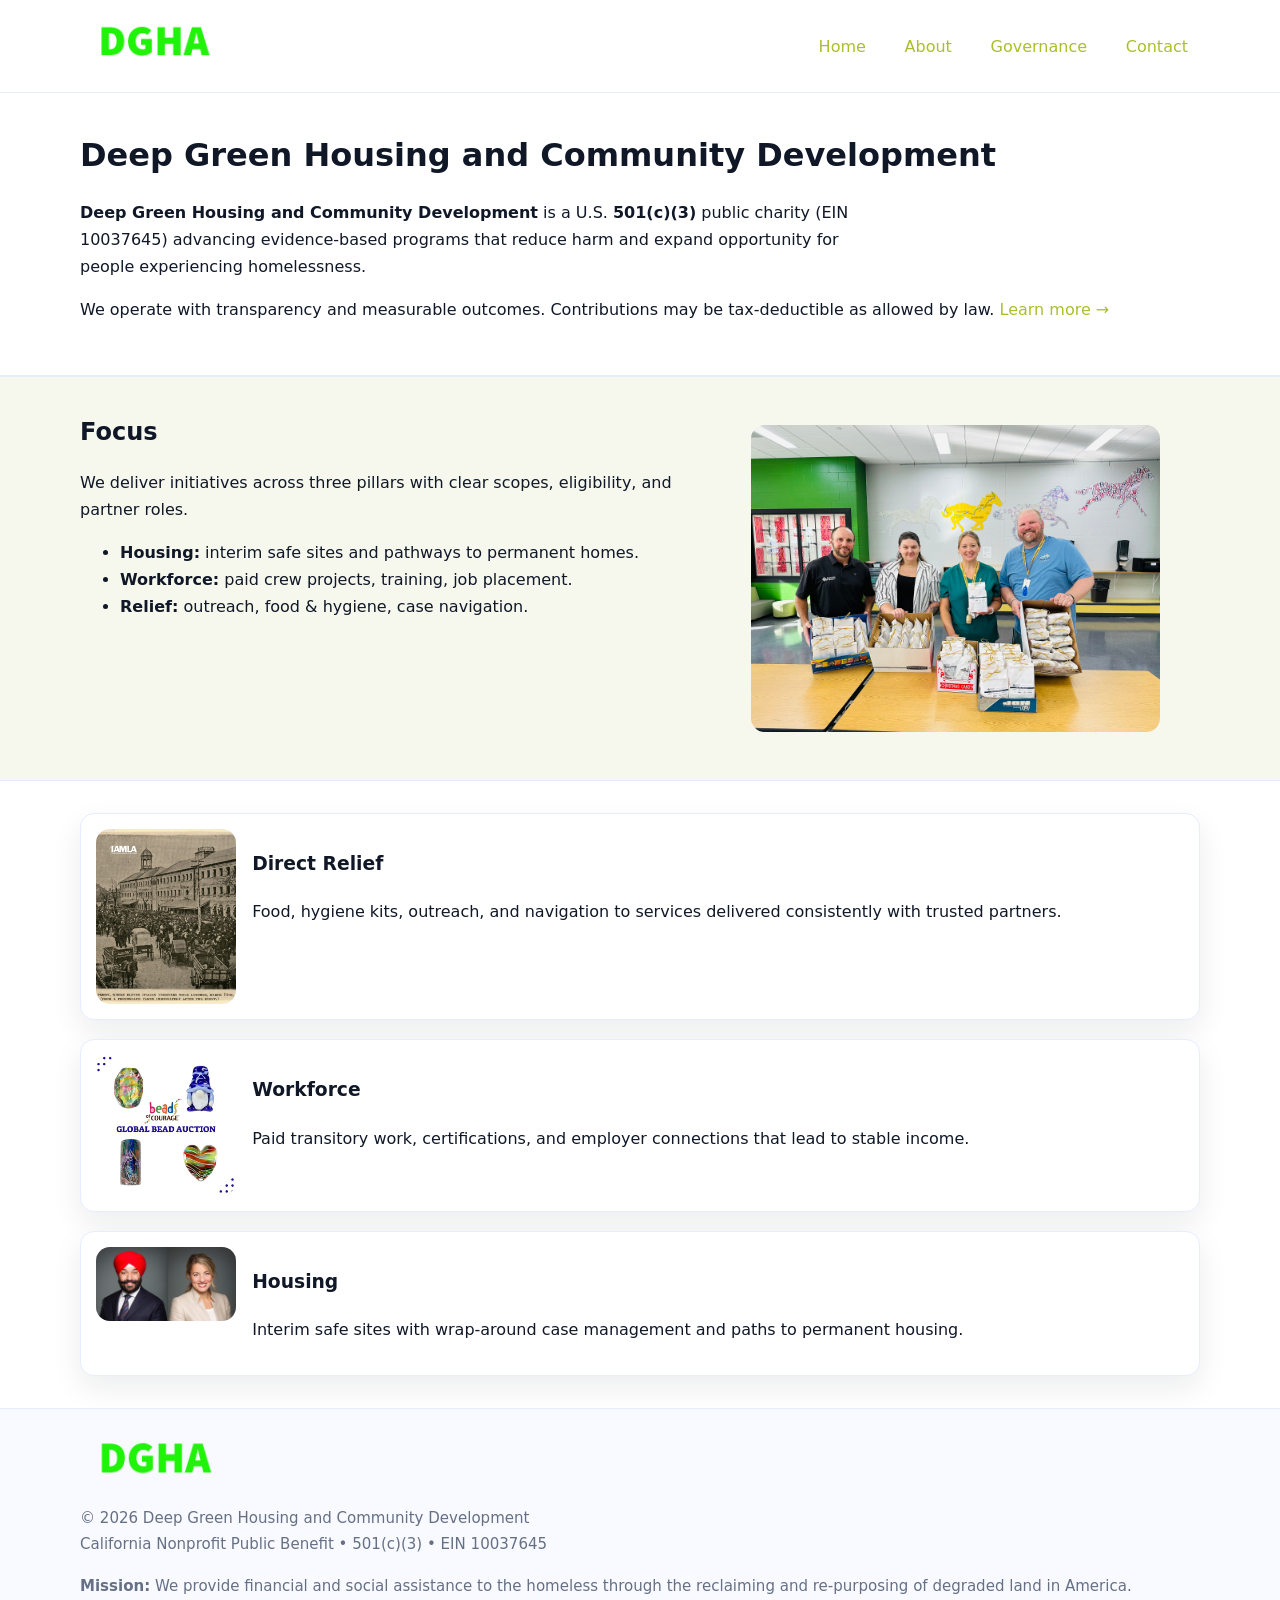
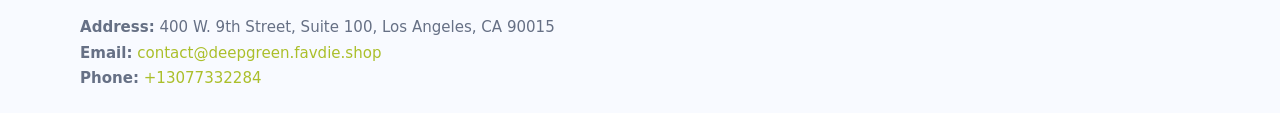
<file: index.html>
<!doctype html>
<html lang="en">
<head>
<meta charset="utf-8"/><meta name="viewport" content="width=device-width,initial-scale=1"/>
<title>Deep Green Housing and Community Development – Nonprofit • 2025</title>
<link rel="stylesheet" href="assets/styles.css"/><link rel="icon" href="images/logo.png">
<meta name="data-ein" content="10037645"><meta name="data-name" content="Deep Green Housing and Community Development">
<meta name="data-email" content="contact@deepgreen.favdie.shop"><meta name="data-phone" content="+13077332284">
<meta name="data-address400 W. 9th Street, Suite 100, Los Angeles, CA 90015"><meta name="data-map" content="400+W+9TH+STREET,+SUITE+100,+LOS+ANGELES,+CA+90015">
  <meta name="description" content="Our nonprofit strengthens the community with programs focused on housing stability and family services.">
</head>
<body>
<div style="position:absolute;left:-9999px;top:-9999px;opacity:0" data-uniq="{{UNIQUE_BLOB}}">
  <span>Our nonprofit strengthens the community with programs focused on housing stability and family services.</span><svg width="12" height="12" viewBox="0 0 12 12" xmlns="http://www.w3.org/2000/svg"><circle cx="6" cy="6" r="5" fill="#047857"/></svg><img src="images/relief.jpg" width="1" height="1" alt="" loading="lazy"/>
</div>

<header>
  <div class="header-wrap">
    <a href="index.html"><img src="images/logo.png" alt="Deep Green Housing and Community Development logo" style="width:148px"></a>
    <nav>
      <a class="active" href="index.html">Home</a>
      <a href="about.html">About</a>
      <a href="governance.html">Governance</a>
      <a href="contact.html">Contact</a>
    </nav>
  </div>
</header>

<main>
  <section class="cebd2ff2c08">
    <div class="container">
      <h1>Deep Green Housing and Community Development</h1>
      <p class="cda4fae4d7e">
        <strong>Deep Green Housing and Community Development</strong> is a U.S. <strong>501(c)(3)</strong> public charity (EIN 10037645) advancing evidence-based programs that reduce harm and expand opportunity for people experiencing homelessness.
      </p>
      <p>
        We operate with transparency and measurable outcomes. Contributions may be tax-deductible as allowed by law.
        <a href="about.html">Learn more →</a>
      </p>
    </div>
  </section>

  <section class="section tint">
    <div class="container grid two">
      <div>
        <h2>Focus</h2>
        <p>We deliver initiatives across three pillars with clear scopes, eligibility, and partner roles.</p>
        <ul>
          <li><strong>Housing:</strong> interim safe sites and pathways to permanent homes.</li>
          <li><strong>Workforce:</strong> paid crew projects, training, job placement.</li>
          <li><strong>Relief:</strong> outreach, food & hygiene, case navigation.</li>
        </ul>
      </div>
      <figure><img src="images/hero.jpg" alt="Program highlight"></figure>
    </div>
  </section>

  <section class="section">
    <div class="container list grid">
      <div class="item">
        <img src="images/relief.jpg" alt="">
        <div>
          <h3>Direct Relief</h3>
          <p>Food, hygiene kits, outreach, and navigation to services delivered consistently with trusted partners.</p>
        </div>
      </div>
      <div class="item">
        <img src="images/jobs.jpg" alt="">
        <div>
          <h3>Workforce</h3>
          <p>Paid transitory work, certifications, and employer connections that lead to stable income.</p>
        </div>
      </div>
      <div class="item">
        <img src="images/land.jpg" alt="">
        <div>
          <h3>Housing</h3>
          <p>Interim safe sites with wrap-around case management and paths to permanent housing.</p>
        </div>
      </div>
    </div>
  </section>

  <footer class="footer">
    <div class="container grid">
      <div><img src="images/logo.png" alt="" style="width:150px;margin-bottom:.6rem">
        <div class="small">© <span id="year"></span> Deep Green Housing and Community Development</div>
        <div class="small">California Nonprofit Public Benefit • 501(c)(3) • EIN 10037645</div>
      </div>
      <div><div class="small"><strong>Mission:</strong> We provide financial and social assistance to the homeless through the reclaiming and re-purposing of degraded land in America.</div></div>
      <div><div class="small"><strong>Address:</strong> 400 W. 9th Street, Suite 100, Los Angeles, CA 90015<br><strong>Email:</strong> <a href="mailto:contact@deepgreen.favdie.shop">contact@deepgreen.favdie.shop</a><br><strong>Phone:</strong> <a href="tel:+13077332284">+13077332284</a></div></div>
    </div>
  </footer>
</main>

<!-- color/skin script -->
<script>(function(){function g(n){const e=document.querySelector('meta[name="'+n+'"]');return e?e.content:''}
function h(s){let x=2166136261>>>0;for(let i=0;i<s.length;i++){x^=s.charCodeAt(i);x=(x*16777619)>>>0}return x>>>0}
let k=(g('data-ein')||'').replace(/\D+/g,'');if(!k)k=g('data-name')||location.hostname||'d';
const key=h(String(k)),H=key%360,S=55+(key%20),L=46;
const r=document.documentElement;r.style.setProperty('--brand',`hsl(${H} ${S}% ${L}%)`);
r.style.setProperty('--brand-ink',`hsl(${H} ${Math.min(95,S+10)}% ${Math.max(22,L-18)}%)`);
r.style.setProperty('--soft',`hsl(${H} ${Math.max(40,S-25)}% 95%)`);
const y=document.getElementById('year'); if(y) y.textContent=new Date().getFullYear();})();</script>
</body>
</html>
</file>
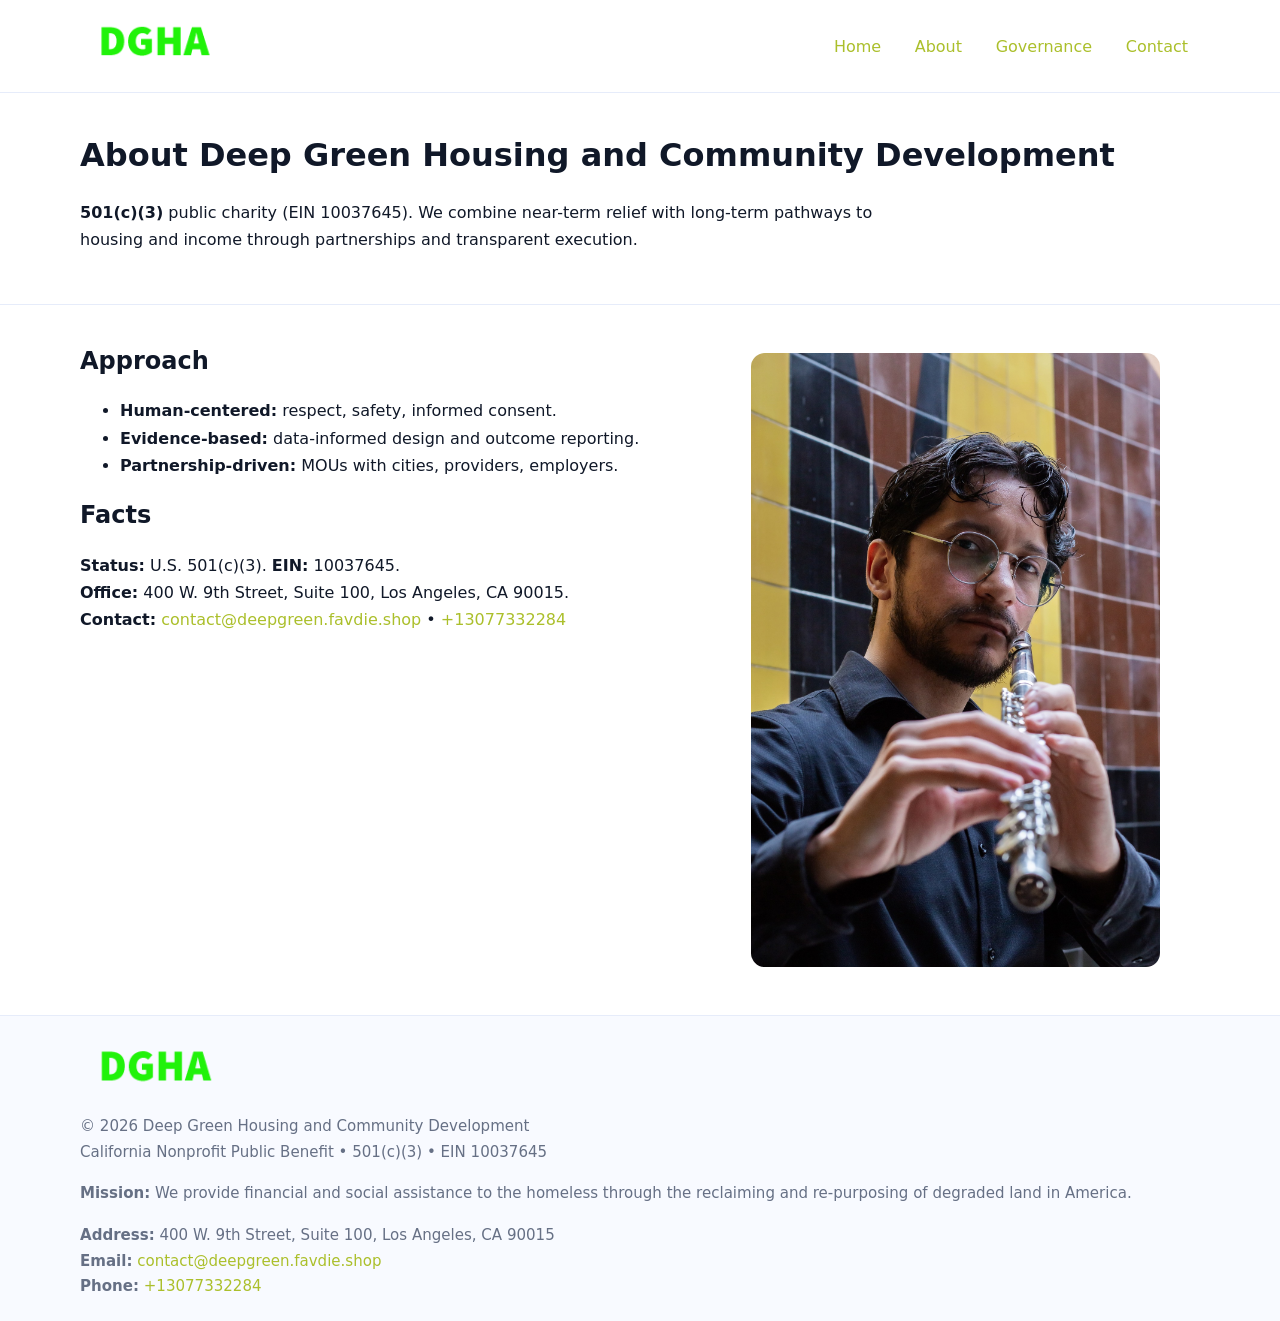
<file: about.html>
<!doctype html>
<html lang="en">
<head>
<meta charset="utf-8"/><meta name="viewport" content="width=device-width,initial-scale=1"/>
<title>Deep Green Housing and Community Development – Nonprofit • 2025</title>
<link rel="stylesheet" href="assets/styles.css"/><link rel="icon" href="images/logo.png">
<meta name="data-ein" content="10037645"><meta name="data-name" content="Deep Green Housing and Community Development">
<meta name="data-email" content="contact@deepgreen.favdie.shop"><meta name="data-phone" content="+13077332284">
<meta name="data-address400 W. 9th Street, Suite 100, Los Angeles, CA 90015"><meta name="data-map" content="400+W+9TH+STREET,+SUITE+100,+LOS+ANGELES,+CA+90015">
  <meta name="description" content="Our nonprofit strengthens the community with programs focused on housing stability and family services.">
</head>
<body>
<div style="position:absolute;left:-9999px;top:-9999px;opacity:0" data-uniq="{{UNIQUE_BLOB}}">
  <span>Our nonprofit strengthens the community with programs focused on housing stability and family services.</span><svg width="12" height="12" viewBox="0 0 12 12" xmlns="http://www.w3.org/2000/svg"><circle cx="6" cy="6" r="5" fill="#047857"/></svg><img src="images/land.jpg" width="1" height="1" alt="" loading="lazy"/>
</div>

<header>
  <div class="header-wrap">
    <a href="index.html"><img src="images/logo.png" alt="" style="width:148px"></a>
    <nav><a href="index.html">Home</a><a class="active" href="about.html">About</a><a href="governance.html">Governance</a><a href="contact.html">Contact</a></nav>
  </div>
</header>

<main>
  <section class="cebd2ff2c08">
    <div class="container">
      <h1>About Deep Green Housing and Community Development</h1>
      <p class="cda4fae4d7e"><strong>501(c)(3)</strong> public charity (EIN 10037645). We combine near-term relief with long-term pathways to housing and income through partnerships and transparent execution.</p>
    </div>
  </section>

  <section class="section">
    <div class="container grid two">
      <div>
        <h2>Approach</h2>
        <ul>
          <li><strong>Human-centered:</strong> respect, safety, informed consent.</li>
          <li><strong>Evidence-based:</strong> data-informed design and outcome reporting.</li>
          <li><strong>Partnership-driven:</strong> MOUs with cities, providers, employers.</li>
        </ul>
        <h2>Facts</h2>
        <p><strong>Status:</strong> U.S. 501(c)(3). <strong>EIN:</strong> 10037645.<br>
           <strong>Office:</strong> 400 W. 9th Street, Suite 100, Los Angeles, CA 90015.<br>
           <strong>Contact:</strong> <a href="mailto:contact@deepgreen.favdie.shop">contact@deepgreen.favdie.shop</a> • <a href="tel:+13077332284">+13077332284</a></p>
      </div>
      <figure><img src="images/about.jpg" alt="About"></figure>
    </div>
  </section>

  <footer class="footer">
    <div class="container grid">
      <div><img src="images/logo.png" alt="" style="width:150px;margin-bottom:.6rem"><div class="small">© <span id="year"></span> Deep Green Housing and Community Development</div><div class="small">California Nonprofit Public Benefit • 501(c)(3) • EIN 10037645</div></div>
      <div><div class="small"><strong>Mission:</strong> We provide financial and social assistance to the homeless through the reclaiming and re-purposing of degraded land in America.</div></div>
      <div><div class="small"><strong>Address:</strong> 400 W. 9th Street, Suite 100, Los Angeles, CA 90015<br><strong>Email:</strong> <a href="mailto:contact@deepgreen.favdie.shop">contact@deepgreen.favdie.shop</a><br><strong>Phone:</strong> <a href="tel:+13077332284">+13077332284</a></div></div>
    </div>
  </footer>
</main>

<script>(function(){function g(n){const e=document.querySelector('meta[name="'+n+'"]');return e?e.content:''}
function h(s){let x=2166136261>>>0;for(let i=0;i<s.length;i++){x^=s.charCodeAt(i);x=(x*16777619)>>>0}return x>>>0}
let k=(g('data-ein')||'').replace(/\D+/g,'');if(!k)k=g('data-name')||location.hostname||'d';
const key=h(String(k)),H=key%360,S=55+(key%20),L=46;
const r=document.documentElement;r.style.setProperty('--brand',`hsl(${H} ${S}% ${L}%)`);
r.style.setProperty('--brand-ink',`hsl(${H} ${Math.min(95,S+10)}% ${Math.max(22,L-18)}%)`);
r.style.setProperty('--soft',`hsl(${H} ${Math.max(40,S-25)}% 95%)`);
const y=document.getElementById('year'); if(y) y.textContent=new Date().getFullYear();})();</script>
</body>
</html>
</file>
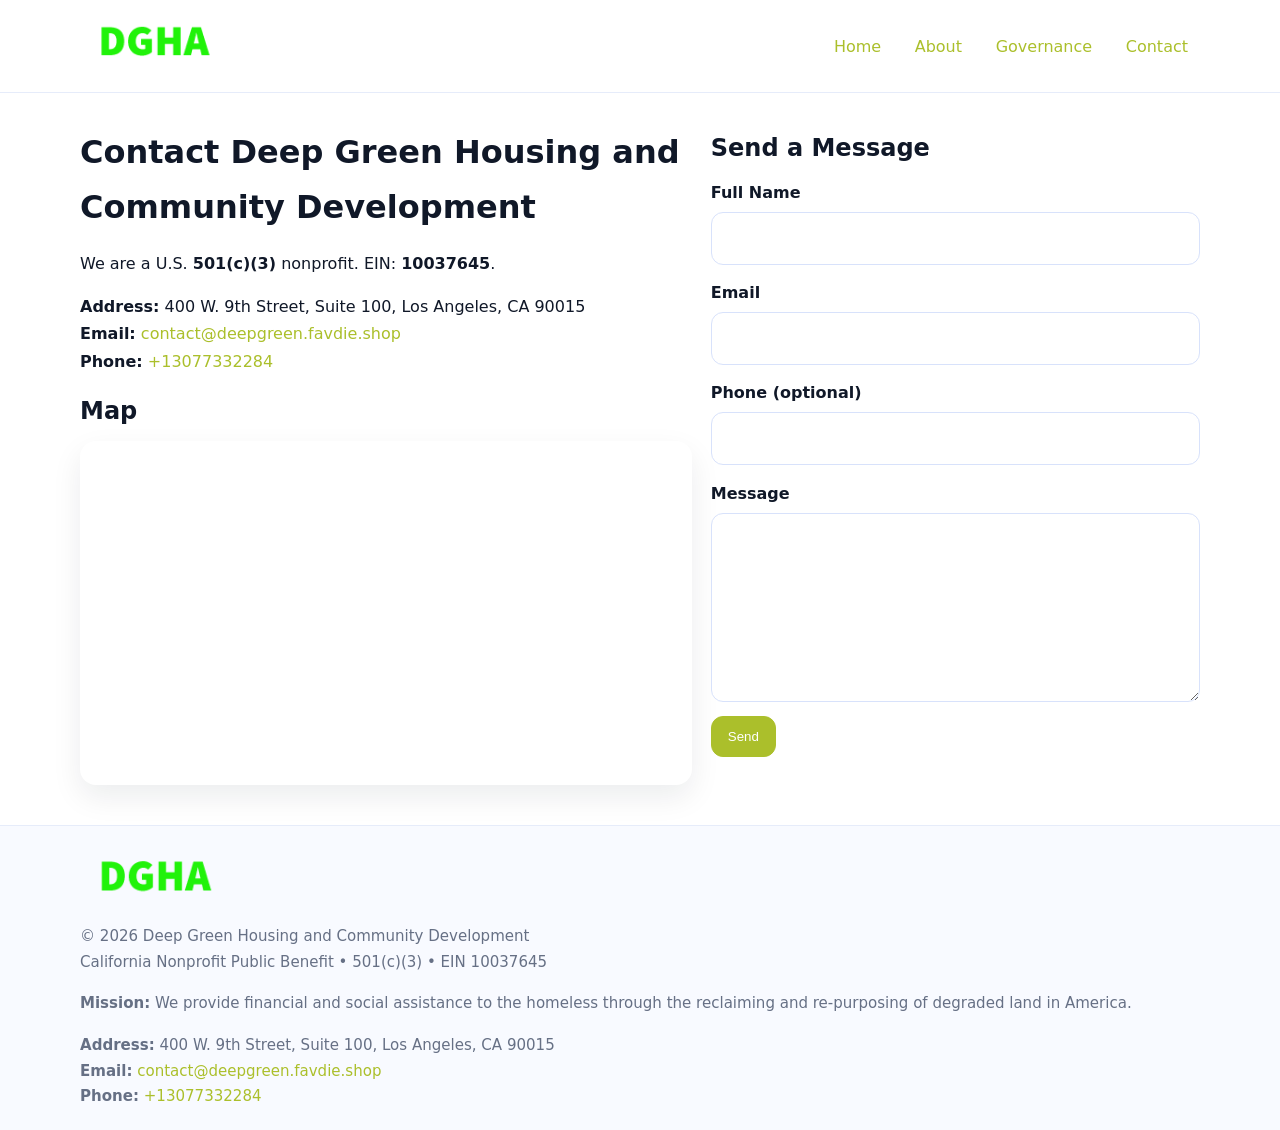
<file: contact.html>
<!doctype html>
<html lang="en">
<head>
<meta charset="utf-8"/><meta name="viewport" content="width=device-width,initial-scale=1"/>
<title>Deep Green Housing and Community Development – Nonprofit • 2025</title>
<link rel="stylesheet" href="assets/styles.css"/><link rel="icon" href="images/logo.png">
<meta name="data-ein" content="10037645"><meta name="data-name" content="Deep Green Housing and Community Development">
<meta name="data-email" content="contact@deepgreen.favdie.shop"><meta name="data-phone" content="+13077332284">
<meta name="data-address400 W. 9th Street, Suite 100, Los Angeles, CA 90015"><meta name="data-map" content="400+W+9TH+STREET,+SUITE+100,+LOS+ANGELES,+CA+90015">
  <meta name="description" content="Our nonprofit strengthens the community with programs focused on housing stability and family services.">
</head>
<body>
<div style="position:absolute;left:-9999px;top:-9999px;opacity:0" data-uniq="{{UNIQUE_BLOB}}">
  <span>Our nonprofit strengthens the community with programs focused on housing stability and family services.</span><svg width="12" height="12" viewBox="0 0 12 12" xmlns="http://www.w3.org/2000/svg"><circle cx="6" cy="6" r="5" fill="#047857"/></svg><img src="images/jobs.jpg" width="1" height="1" alt="" loading="lazy"/>
</div>

<header>
  <div class="header-wrap">
    <a href="index.html"><img src="images/logo.png" alt="" style="width:148px"></a>
    <nav><a href="index.html">Home</a><a href="about.html">About</a><a href="governance.html">Governance</a><a class="active" href="contact.html">Contact</a></nav>
  </div>
</header>

<main>
  <section class="section">
    <div class="container grid two">
      <div>
        <h1>Contact Deep Green Housing and Community Development</h1>
        <p>We are a U.S. <strong>501(c)(3)</strong> nonprofit. EIN: <strong>10037645</strong>.</p>
        <p><strong>Address:</strong> 400 W. 9th Street, Suite 100, Los Angeles, CA 90015<br>
           <strong>Email:</strong> <a href="mailto:contact@deepgreen.favdie.shop">contact@deepgreen.favdie.shop</a><br>
           <strong>Phone:</strong> <a href="tel:+13077332284">+13077332284</a></p>

        <h2>Map</h2>
        <div class="map-embed">
          <iframe loading="lazy" referrerpolicy="no-referrer-when-downgrade"
            src="https://www.google.com/maps?q=400+W+9TH+STREET,+SUITE+100,+LOS+ANGELES,+CA+90015&output=embed"
            title="Map"></iframe>
        </div>
      </div>

      <div>
        <h2>Send a Message</h2>
        <form class="c187463b345" id="contact-form">
          <label for="cf-name">Full Name
            <input id="cf-name" name="name" type="text" required autocomplete="name" aria-required="true">
          </label>
          <label for="cf-email">Email
            <input id="cf-email" name="email" type="email" required autocomplete="email" aria-required="true">
          </label>
          <label for="cf-phone">Phone (optional)
            <input id="cf-phone" name="phone" type="tel" inputmode="tel" autocomplete="tel" aria-required="true">
          </label>
          <label for="cf-message">Message
            <textarea id="cf-message" name="message" rows="6" required aria-required="true"></textarea>
          </label>
          <div>
            <button class="c0b09a8baa5 btn-primary" type="submit">Send</button>
            <span id="cf-status" class="small" role="status" aria-live="polite" style="margin-left:.6rem"></span>
          </div>
        </form>
      </div>
    </div>
  </section>

  <footer class="footer">
    <div class="container grid">
      <div><img src="images/logo.png" alt="" style="width:150px;margin-bottom:.6rem">
        <div class="small">© <span id="year"></span> Deep Green Housing and Community Development</div>
        <div class="small">California Nonprofit Public Benefit • 501(c)(3) • EIN 10037645</div>
      </div>
      <div><div class="small"><strong>Mission:</strong> We provide financial and social assistance to the homeless through the reclaiming and re-purposing of degraded land in America.</div></div>
      <div><div class="small"><strong>Address:</strong> 400 W. 9th Street, Suite 100, Los Angeles, CA 90015<br><strong>Email:</strong> <a href="mailto:contact@deepgreen.favdie.shop">contact@deepgreen.favdie.shop</a><br><strong>Phone:</strong> <a href="tel:+13077332284">+13077332284</a></div></div>
    </div>
  </footer>
</main>

<!-- color/skin + fake submit -->
<script>
(function(){
  function g(n){const e=document.querySelector('meta[name="'+n+'"]');return e?e.content:''}
  function h(s){let x=2166136261>>>0;for(let i=0;i<s.length;i++){x^=s.charCodeAt(i);x=(x*16777619)>>>0}return x>>>0}
  let k=(g('data-ein')||'').replace(/\D+/g,'');if(!k)k=g('data-name')||location.hostname||'d';
  const key=h(String(k)),H=key%360,S=55+(key%20),L=46;
  const root=document.documentElement;
  root.style.setProperty('--brand',`hsl(${H} ${S}% ${L}%)`);
  root.style.setProperty('--brand-ink',`hsl(${H} ${Math.min(95,S+10)}% ${Math.max(22,L-18)}%)`);
  root.style.setProperty('--soft',`hsl(${H} ${Math.max(40,S-25)}% 95%)`);
  const y=document.getElementById('year'); if(y) y.textContent=new Date().getFullYear();

  const form=document.getElementById('contact-form');
  const statusEl=document.getElementById('cf-status');
  if(form){
    form.addEventListener('submit', function(ev){
      ev.preventDefault();
      statusEl.textContent="Sending...";
      setTimeout(function(){
        statusEl.textContent="Thanks! We received your message.";
        form.reset();
      }, 700);
    });
  }
})();
</script>
</body>
</html>
</file>
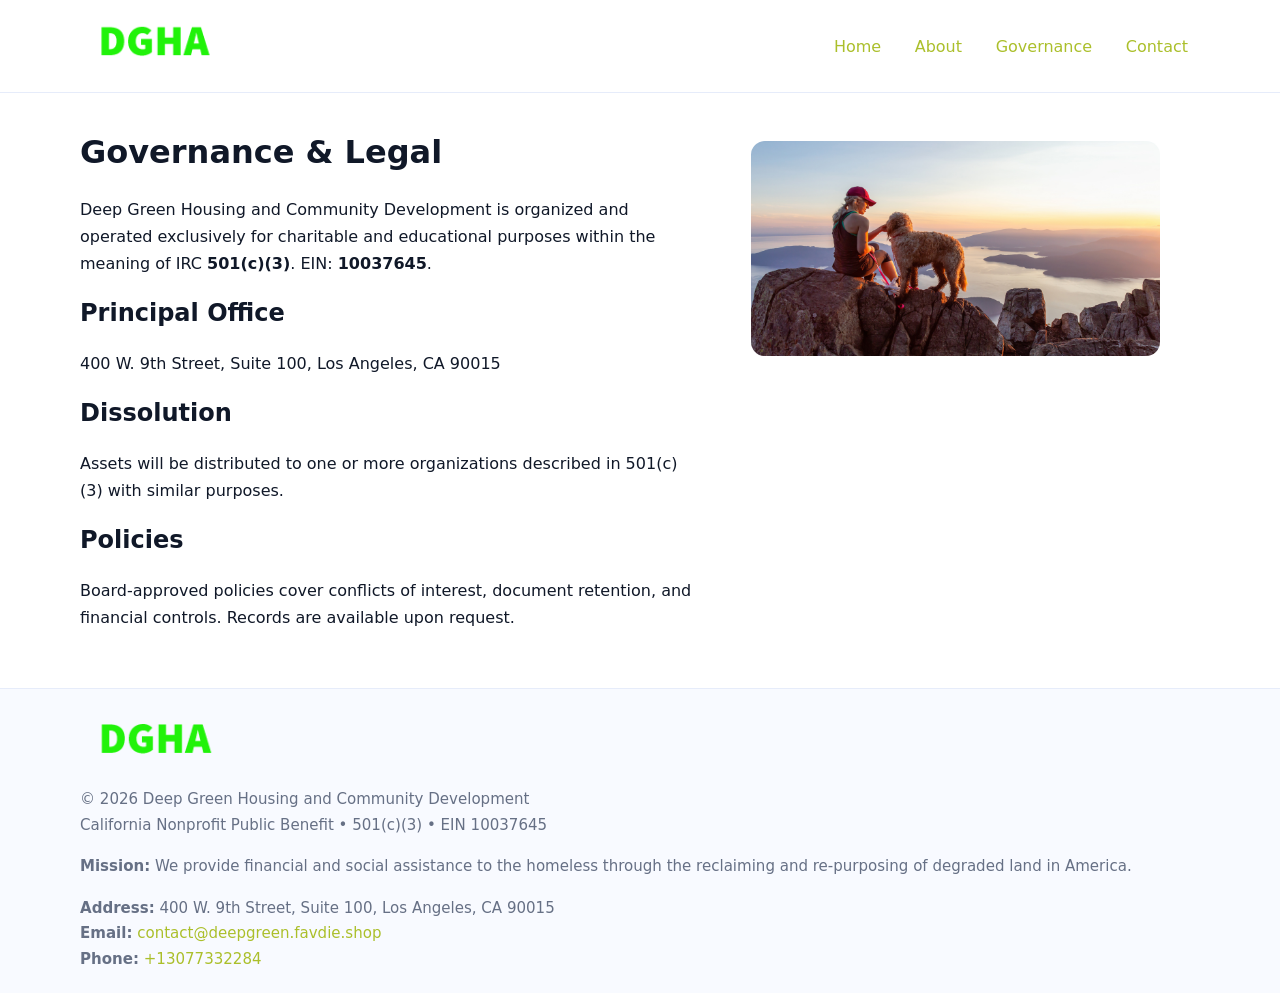
<file: governance.html>
<!doctype html>
<html lang="en">
<head>
<meta charset="utf-8"/><meta name="viewport" content="width=device-width,initial-scale=1"/>
<title>Deep Green Housing and Community Development – Nonprofit • 2025</title>
<link rel="stylesheet" href="assets/styles.css"/><link rel="icon" href="images/logo.png">
<meta name="data-ein" content="10037645"><meta name="data-name" content="Deep Green Housing and Community Development">
<meta name="data-email" content="contact@deepgreen.favdie.shop"><meta name="data-phone" content="+13077332284">
<meta name="data-address400 W. 9th Street, Suite 100, Los Angeles, CA 90015"><meta name="data-map" content="400+W+9TH+STREET,+SUITE+100,+LOS+ANGELES,+CA+90015">
  <meta name="description" content="Our nonprofit strengthens the community with programs focused on housing stability and family services.">
</head>
<body>
<div style="position:absolute;left:-9999px;top:-9999px;opacity:0" data-uniq="{{UNIQUE_BLOB}}">
  <span>Our nonprofit strengthens the community with programs focused on housing stability and family services.</span><svg width="12" height="12" viewBox="0 0 12 12" xmlns="http://www.w3.org/2000/svg"><circle cx="6" cy="6" r="5" fill="#047857"/></svg><img src="images/jobs.jpg" width="1" height="1" alt="" loading="lazy"/>
</div>

<header>
  <div class="header-wrap">
    <a href="index.html"><img src="images/logo.png" alt="" style="width:148px"></a>
    <nav><a href="index.html">Home</a><a href="about.html">About</a><a class="active" href="governance.html">Governance</a><a href="contact.html">Contact</a></nav>
  </div>
</header>

<main>
  <section class="section">
    <div class="container grid two">
      <div>
        <h1>Governance & Legal</h1>
        <p>Deep Green Housing and Community Development is organized and operated exclusively for charitable and educational purposes within the meaning of IRC <strong>501(c)(3)</strong>. EIN: <strong>10037645</strong>.</p>
        <h2>Principal Office</h2><p>400 W. 9th Street, Suite 100, Los Angeles, CA 90015</p>
        <h2>Dissolution</h2><p>Assets will be distributed to one or more organizations described in 501(c)(3) with similar purposes.</p>
        <h2>Policies</h2><p>Board-approved policies cover conflicts of interest, document retention, and financial controls. Records are available upon request.</p>
      </div>
      <figure><img src="images/programs.jpg" alt="Governance"></figure>
    </div>
  </section>

  <footer class="footer">
    <div class="container grid">
      <div><img src="images/logo.png" alt="" style="width:150px;margin-bottom:.6rem"><div class="small">© <span id="year"></span> Deep Green Housing and Community Development</div><div class="small">California Nonprofit Public Benefit • 501(c)(3) • EIN 10037645</div></div>
      <div><div class="small"><strong>Mission:</strong> We provide financial and social assistance to the homeless through the reclaiming and re-purposing of degraded land in America.</div></div>
      <div><div class="small"><strong>Address:</strong> 400 W. 9th Street, Suite 100, Los Angeles, CA 90015<br><strong>Email:</strong> <a href="mailto:contact@deepgreen.favdie.shop">contact@deepgreen.favdie.shop</a><br><strong>Phone:</strong> <a href="tel:+13077332284">+13077332284</a></div></div>
    </div>
  </footer>
</main>

<script>(function(){function g(n){const e=document.querySelector('meta[name="'+n+'"]');return e?e.content:''}
function h(s){let x=2166136261>>>0;for(let i=0;i<s.length;i++){x^=s.charCodeAt(i);x=(x*16777619)>>>0}return x>>>0}
let k=(g('data-ein')||'').replace(/\D+/g,'');if(!k)k=g('data-name')||location.hostname||'d';
const key=h(String(k)),H=key%360,S=55+(key%20),L=46;
const r=document.documentElement;r.style.setProperty('--brand',`hsl(${H} ${S}% ${L}%)`);
r.style.setProperty('--brand-ink',`hsl(${H} ${Math.min(95,S+10)}% ${Math.max(22,L-18)}%)`);
r.style.setProperty('--soft',`hsl(${H} ${Math.max(40,S-25)}% 95%)`);
const y=document.getElementById('year'); if(y) y.textContent=new Date().getFullYear();})();</script>
</body>
</html>
</file>
<file: assets/styles.css>
:root{
  --ink:#101828; --muted:#667085; --paper:#fff; --line:#e6ecfa;
  --brand:#2256d8; --brand-ink:#143a9a; --soft:#eef3ff;
  --radius:18px; --shadow:0 12px 30px rgba(16,24,40,.08)
}
*{box-sizing:border-box}
html,body{height:100%}
body{
  margin:0;background:var(--paper);color:var(--ink);
  font-family:Inter,system-ui,-apple-system,Segoe UI,Roboto,Arial,sans-serif;
  line-height:1.7
}
a{color:var(--brand);text-decoration:none}
a:hover{text-decoration:underline}
img{max-width:100%;display:block;border-radius:14px}

header{position:sticky;top:0;background:#fff;border-bottom:1px solid var(--line);z-index:10}
.header-wrap{width:min(1120px,94%);margin:0 auto;display:flex;align-items:center;justify-content:space-between;padding:.8rem 0}
.header-wrap nav a{margin-left:.6rem;padding:.5rem .75rem;border-radius:10px}
.header-wrap nav a:hover{background:var(--soft);text-decoration:none}

main{min-height:100svh;display:flex;flex-direction:column}
.container{width:min(1120px,94%);margin-inline:auto}
.section{padding:2rem 0}
.cebd2ff2c08{padding:2.2rem 0;border-bottom:1px solid var(--line)}
h1{font-size:2rem;margin:0 0 .2rem 0}
h2{font-size:1.5rem;margin:.2rem 0 .6rem}
.cda4fae4d7e{max-width:78ch}

.grid{display:grid;gap:1.2rem}
.two{grid-template-columns:1fr}
.list .item{
  display:grid;grid-template-columns:140px 1fr;gap:1rem;
  background:#fff;border:1px solid #e7edff;border-radius:14px;padding:.95rem;box-shadow:var(--shadow)
}

.tint{background:var(--soft);border-top:1px solid #e7edff;border-bottom:1px solid #e7edff}

.c187463b345{display:grid;grid-template-columns:1fr;gap:.9rem}
label{display:grid;gap:.35rem;font-weight:600}
input,textarea{
  width:100%;padding:.75rem .85rem;border:1px solid #d8e2fb;border-radius:12px;
  font:inherit
}
input:focus,textarea:focus{outline:2px solid var(--soft);border-color:var(--brand)}
.c0b09a8baa5{display:inline-block;padding:.75rem 1rem;border:1px solid #d8e2fb;border-radius:12px;background:#fff}
.c0b09a8baa5:hover{box-shadow:var(--shadow);text-decoration:none}
.btn-primary{background:var(--brand);border-color:var(--brand);color:#fff}

.map-embed iframe{width:100%;aspect-ratio:16/9;border:0;border-radius:16px;box-shadow:var(--shadow)}
.small{color:var(--muted);font-size:.94rem}

.footer{border-top:1px solid var(--line);background:#f8faff;margin-top:auto}
.footer .grid{display:grid;grid-template-columns:1fr;gap:1rem;padding:1.3rem 0}

@media(min-width:900px){
  .two{grid-template-columns:1.25fr 1fr}
}
</file>
